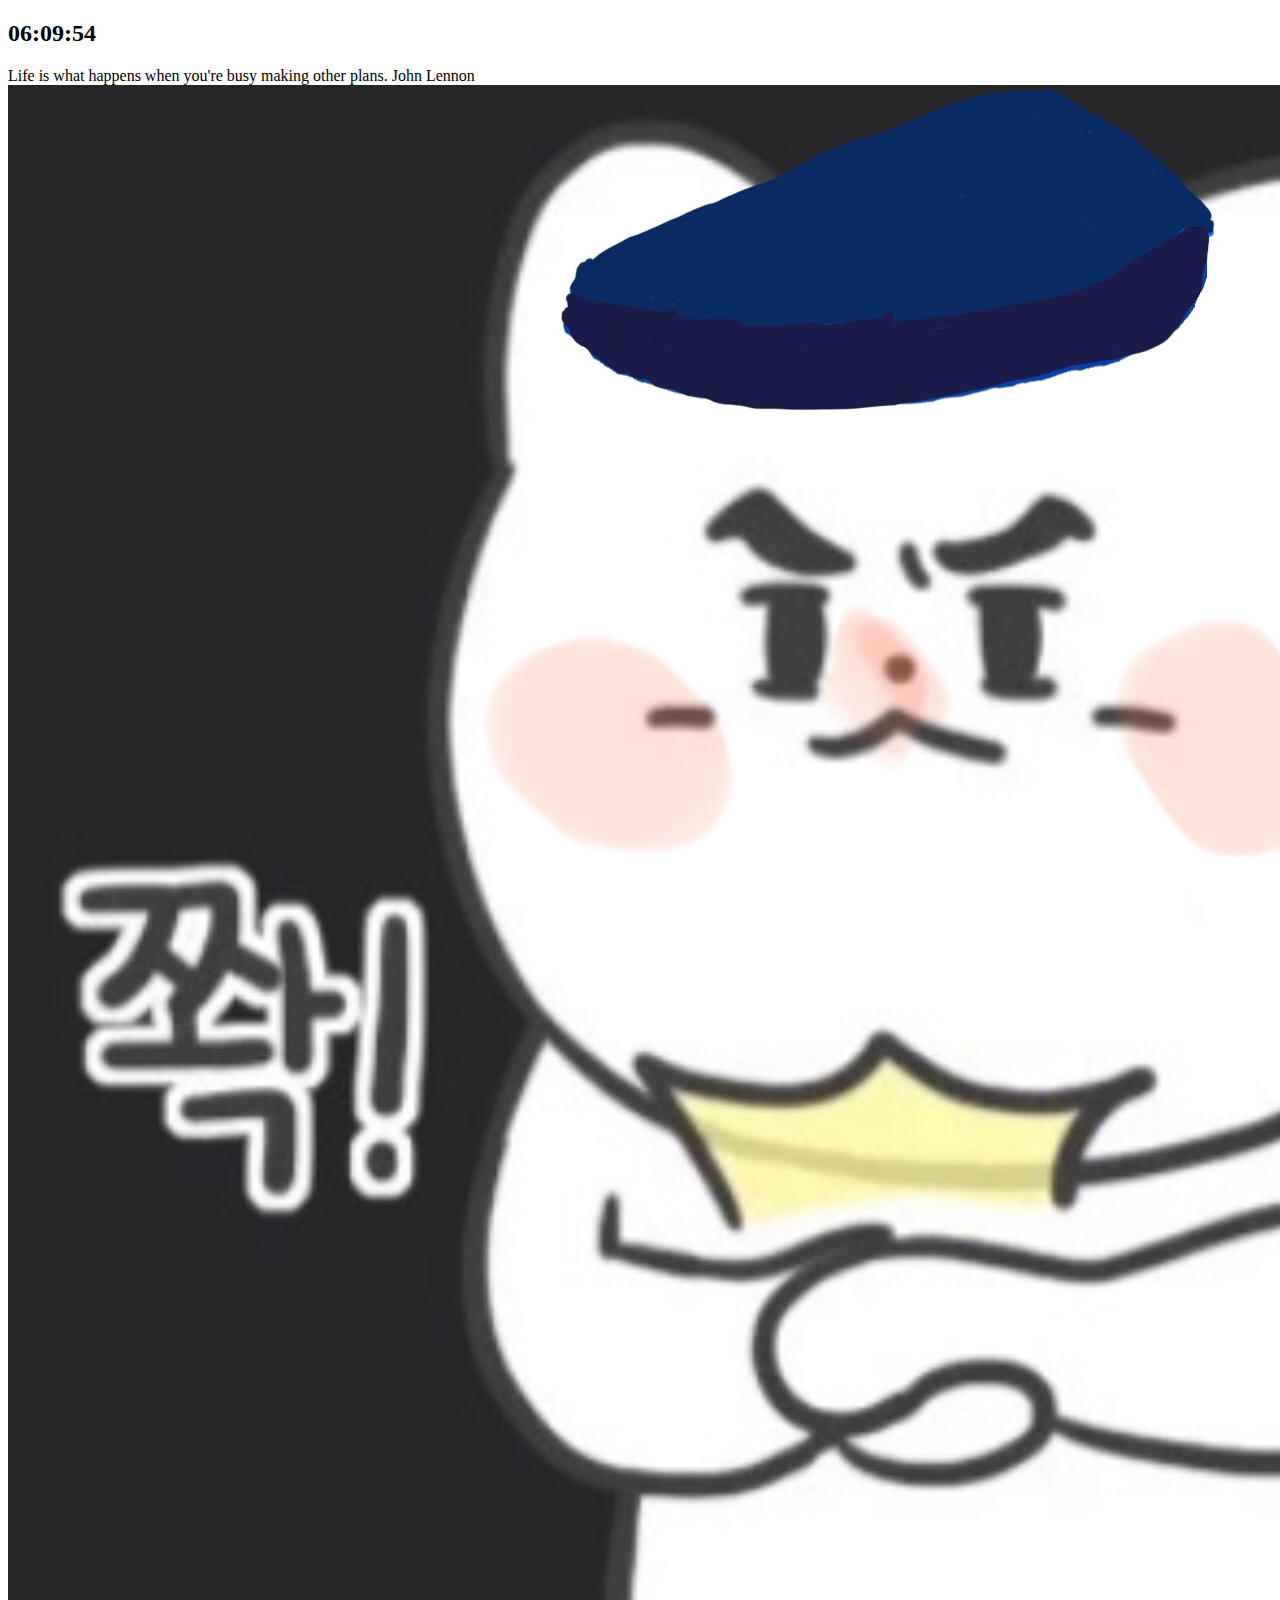
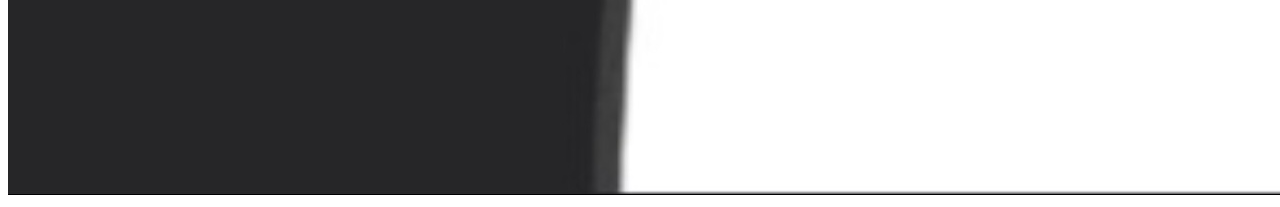
<file: index.html>
<!DOCTYPE html>
<html lang="en">
  <head>
    <meta charset="UTF-8" />
    <meta http-equiv="X-UA-Compatible" content="IE=edge" />
    <meta name="viewport" content="width=device-width, initial-scale=1.0" />
    <link rel="stylesheet" href="css/style.css" />
    <title>Momentum</title>
  </head>
  <body>
    <form class="hidden" id="login-form">
      <!-- <input
        required
        maxlength="15"
        type="text"
        placeholder="What is your name?"
      />
      <input type="submit" value="Log In" />
      <button>Log In</button> -->
    </form>
    <h2 id="clock"></h2>
    <h1 id="gretting" class="hidden">00:00</h1>
    <div id="quote">
      <span></span>
      <span></span>
    </div>
    <!-- <a href="https://naver.com">Go to naver</a> -->
    <script src="js/clock.js"></script>
    <script src="js/greeting.js"></script>
    <script src="js/quotes.js"></script>
    <script src="js/background.js"></script>
  </body>
</html>
</file>
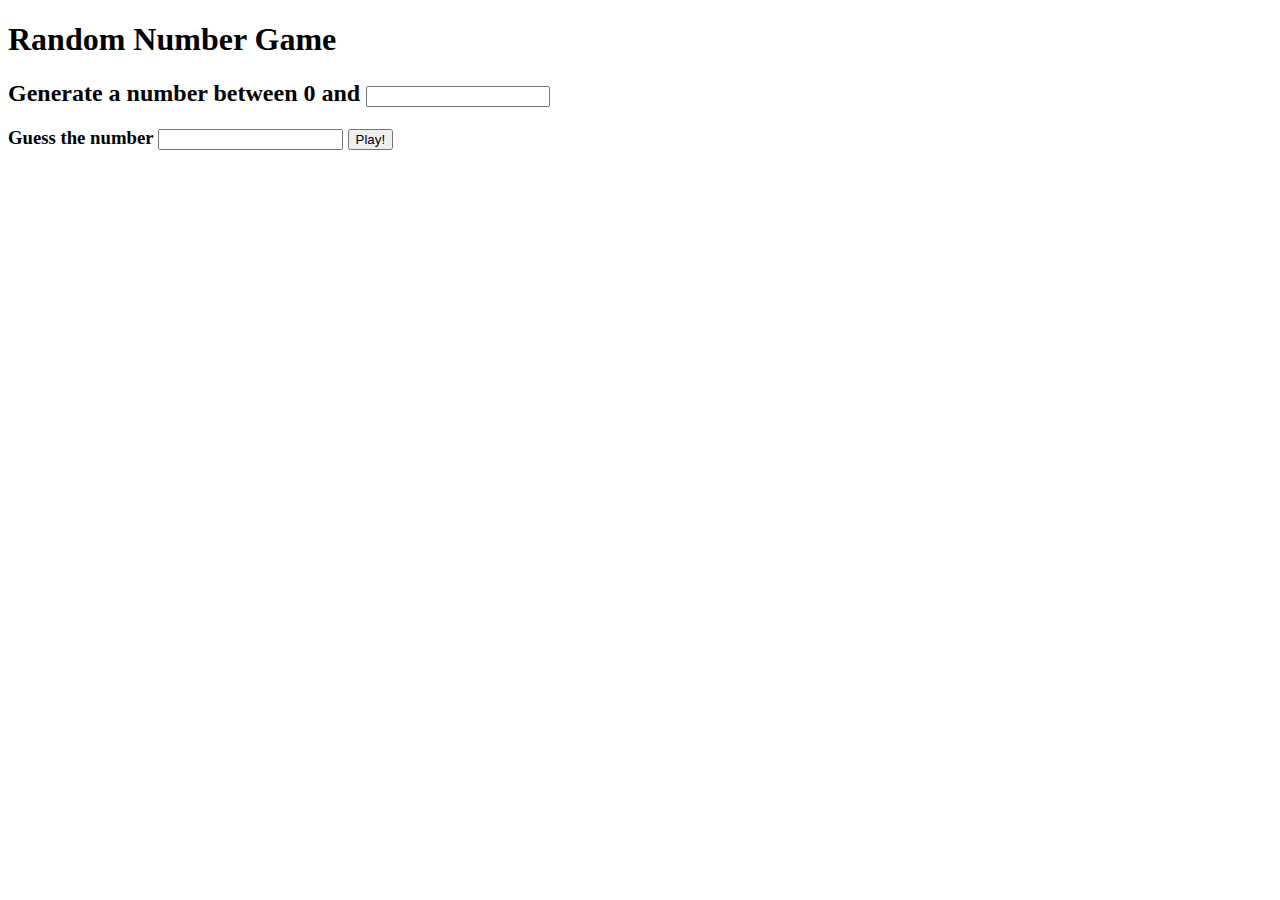
<file: challenge/day 7 & 8/index.html>
<!DOCTYPE html>
<html>
  <head>
    <title>Vanilla Challenge</title>
    <meta charset="UTF-8" />
  </head>

  <body>
    <h1>Random Number Game</h1>
    <h2>
      <form class="maxNum">
        Generate a number between 0 and
        <input type="number" min="0" max="9999999999999999999999999999999999" />
      </form>
    </h2>
    <h3>
      <form class="guessNum">
        Guess the number
        <input type="number" />
        <button id="play">Play!</button>
      </form>
    </h3>
    <h4 class="choose"></h4>
    <h4 class="result"></h4>
    <script src="src/index.js"></script>
  </body>
</html>
</file>
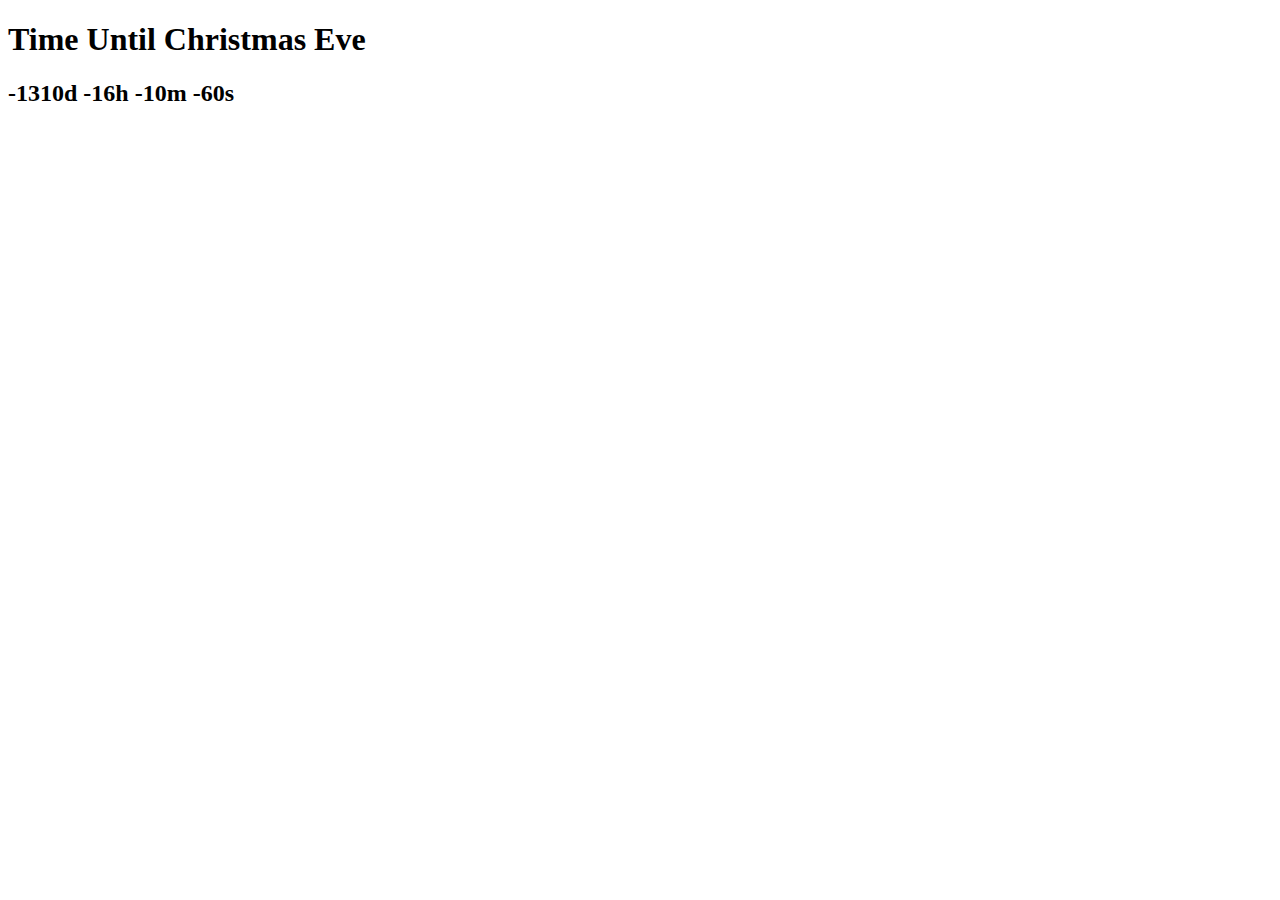
<file: challenge/day 9/index.html>
<!DOCTYPE html>
<html>
  <head>
    <title>Time Until Christmas Eve<</title>
    <meta charset="UTF-8" />
  </head>
  <body>
    <h1>Time Until Christmas Eve</h1>
    <h2 class="js-clock"></h2>
    <script src="src/index.js"></script>
  </body>
</html>
</file>
<file: css/style.css>
.hidden {
  display:none;
}
</file>
